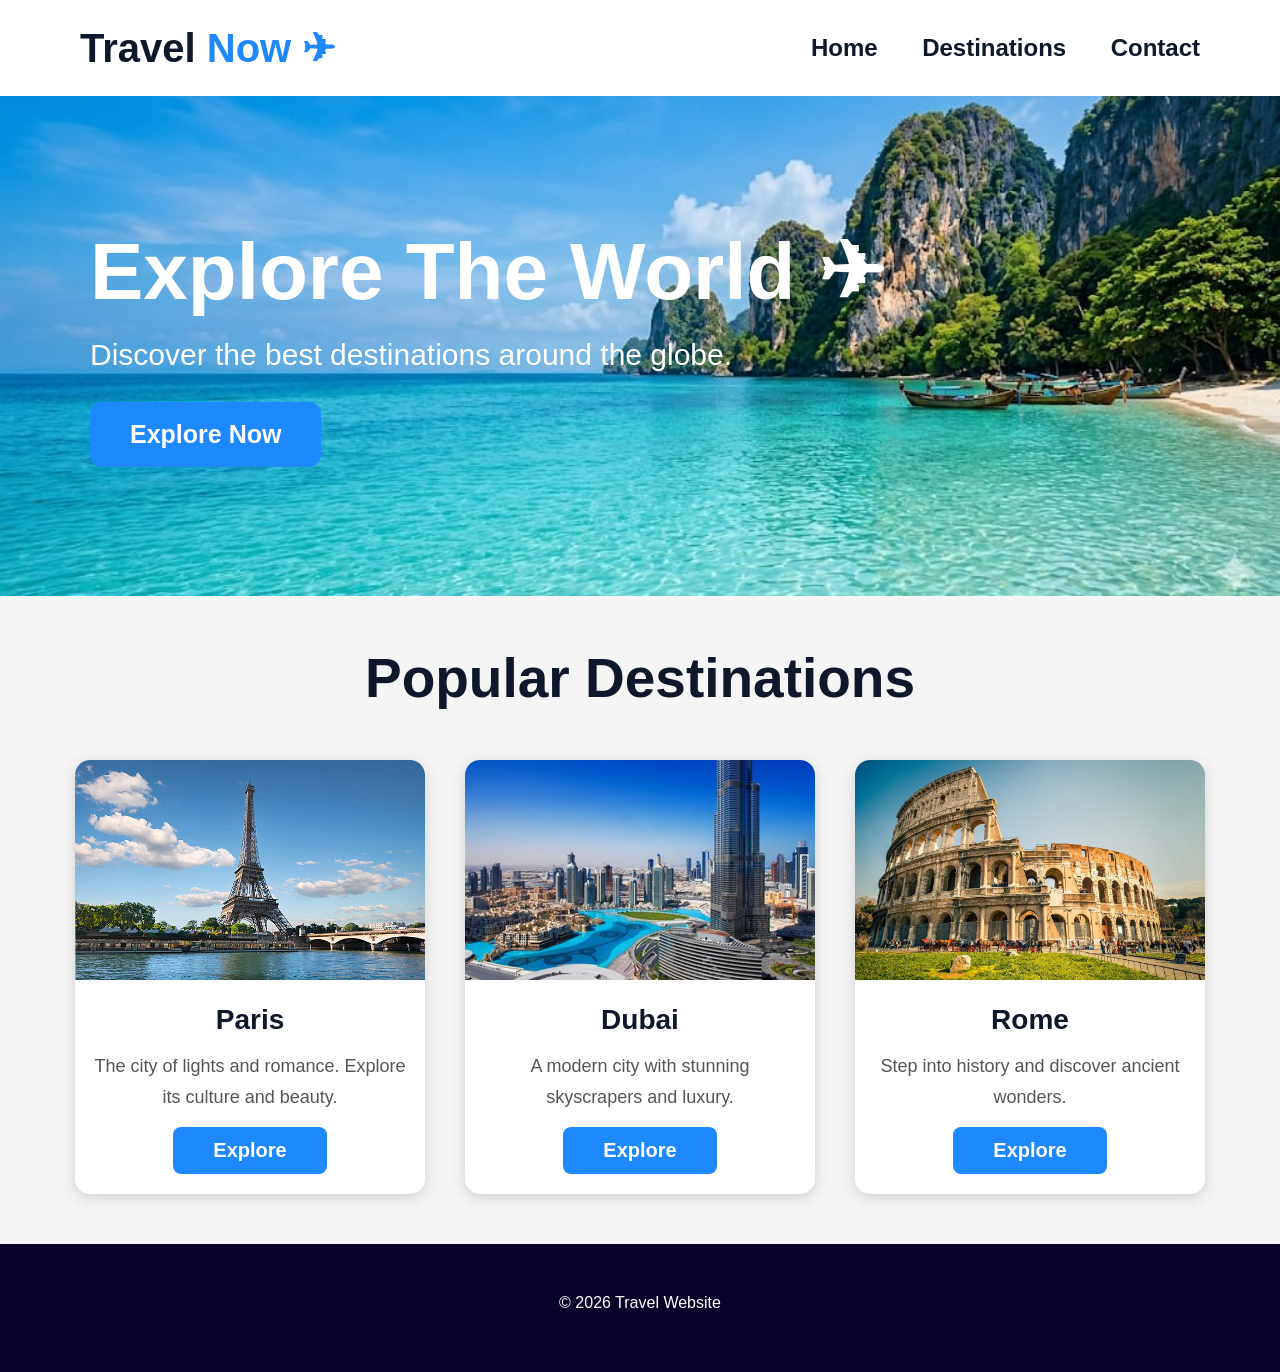
<file: index.html>
<!DOCTYPE html>
<html lang="en">
<head>
    <meta charset="UTF-8">
    <meta name="viewport" content="width=device-width, initial-scale=1.0">
    <title>TravelNow</title>
    <link rel="stylesheet" href="style.css">
</head>
<body>

    <!-- Navbar -->
    <header>
        <div class="logo">
            <h1>Travel<span> Now ✈</span></h1>
        </div>

        <nav>
            <a href="#home">Home</a>
            <a href="#destinations">Destinations</a>
            <a href="Contact.html">Contact</a>
        </nav>
    </header>

    <!-- Hero Section -->
    <section class="hero" id="home">
        <div class="hero-content">
            <h2>Explore The World ✈</h2>
            <p>Discover the best destinations around the globe.</p>
           <a href="#destinations" class="btn">Explore Now</a>
        </div>
    </section>

    <!-- Destinations Section -->
    <section class="destinations" id="destinations">

        <h2>Popular Destinations</h2>

        <div class="cards">

            <!-- Paris -->
            <div class="card">
                <img src="paris.jpg" alt="Paris">
                <h3>Paris </h3>
                <p>
                    The city of lights and romance.
                    Explore its culture and beauty.
                </p>
                  <a href="Explore paris.html">Explore</a>
            </div>

            <!-- Dubai -->
            <div class="card">
                <img src="Dubai.webp" alt="Dubai">
                <h3>Dubai </h3>
                <p>
                    A modern city with stunning
                    skyscrapers and luxury.
                </p>
                 <a href="Explore Dubai.html">Explore</a>
            </div>

            <!-- Rome -->
            <div class="card">
                <img src="Rome.jpg" alt="Rome">
                <h3>Rome </h3>
                <p>
                    Step into history and discover
                    ancient wonders.
                </p>
                <a href="Explore Rome.html">Explore</a>
            </div>

        </div>

    </section>
              
    <!-- Footer -->

        <footer>
        <p>© 2026 Travel Website</p>
    </footer>



</section>

</body>
</html>
</file>
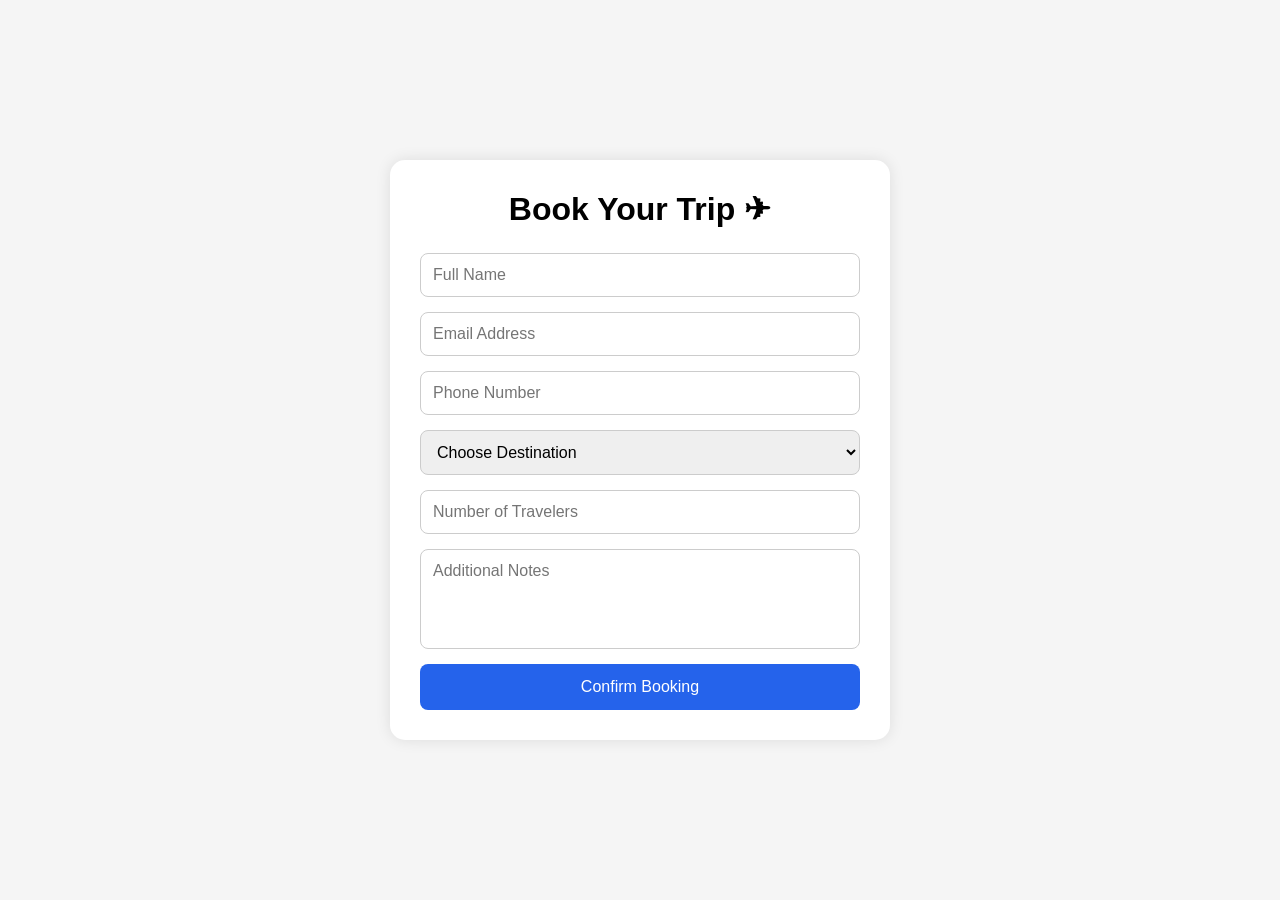
<file: book now.html>
<!DOCTYPE html>
<html lang="en">
<head>
    <meta charset="UTF-8">
    <meta name="viewport" content="width=device-width, initial-scale=1.0">
    <title>Travel Booking</title>
    <link rel="stylesheet" href="booking.css">
</head>
<body>

    <div class="booking-container">

        <h1>Book Your Trip ✈</h1>

        <form>

            <input type="text" placeholder="Full Name" required>

            <input type="email" placeholder="Email Address" required>

            <input type="tel" placeholder="Phone Number" required>

            <select required>
                <option value="">Choose Destination</option>
                <option>Paris</option>
                <option>Dubai</option>
                <option>Rome</option>
            </select>

            <input type="number" placeholder="Number of Travelers" min="1" required>

            <textarea placeholder="Additional Notes"></textarea>

            <button type="submit">Confirm Booking</button>

        </form>

    </div>

</body>
</html>
</file>
<file: style.css>
*{
    margin: 0;
    padding: 0;
    box-sizing: border-box;
    font-family: Arial, sans-serif;
}

html{
    scroll-behavior: smooth;
}

body{
    background-color: #f5f5f5;
}

/* Navbar */

header{
    display: flex;
    justify-content: space-between;
    align-items: center;
    padding: 25px 80px;
    background: white;
}

.logo h1{
    font-size: 40px;
    color: #0f172a;
}

.logo span{
    color: #1e88ff;
}

nav a{
    text-decoration: none;
    margin-left: 40px;
    color: #0f172a;
    font-size: 24px;
    font-weight: bold;
    transition: 0.3s;
}

nav a:hover{
    color: #1e88ff;
}

/* Hero Section */

.hero{
    height: 500px;
    background-image:url(home.jpeg) ;
    background-size: cover;
    background-position: center;
    display: flex;
    align-items: center;
    padding-left: 90px;
}

.hero-content h2{
    font-size: 80px;
    color: white;
    margin-bottom: 20px;
}

.hero-content p{
    font-size: 30px;
    color: white;
    margin-bottom: 30px;
}


.btn :hover{
    background: #0066ff;
}

.btn{
    display: inline-block;
    padding: 18px 40px;
    background: #1e88ff;
    color: white;
    text-decoration: none;
    border-radius: 12px;
    font-size: 25px;
    font-weight: bold;
}


/* Destinations */

.destinations{
    padding: 50px;
    text-align: center;
}

.destinations h2{
    font-size: 55px;
    color: #0f172a;
    margin-bottom: 50px;
}

.cards{
    display: flex;
    justify-content: center;
    gap: 40px;
    flex-wrap: wrap;
}

.card{
    width: 350px;
    background: white;
    border-radius: 15px;
    overflow: hidden;
    box-shadow: 0 4px 15px rgba(0,0,0,.15);
}

.card img{
    width: 100%;
    height: 220px;
    object-fit: cover;
}

.card h3{
    font-size: 28px;
    color: #0f172a;
    margin-top: 20px;
}

.card p{
    font-size: 18px;
    color: #555;
    line-height: 1.7;
    padding: 15px;
}

.card a{
   text-decoration: none;
   display: inline-block;
    margin-bottom: 20px;
    padding: 12px 40px;
    border: none;
    border-radius: 8px;
    background: #1e88ff;
    color: white;
    font-size: 20px;
    font-weight: bold;
    cursor: pointer;
}

.card a:hover{
    background: #0066ff;
}

/* Footer */

footer{
    background-color: #07032b;
    color: white;
    padding: 50px;
    display: flex;
    justify-content: space-around;
    flex-wrap: wrap;
}

footer h2,
footer h3{
    margin-bottom: 15px;
}

footer p{
    margin-bottom: 10px;
}





/* For tablets and small screens */
@media (max-width: 768px) {
    header {
        flex-direction: column;
        padding: 20px 40px;
    }

    .logo h1 {
        font-size: 32px;
    }

    nav {
        margin-top: 20px;
        display: flex;
        flex-direction: column;
    }

    nav a {
        margin: 10px 0;
    }

    .hero {
        height: 350px;
        flex-direction: column;
        justify-content: center;
        padding: 20px;
        text-align: center;
    }

    .hero-content h2 {
        font-size: 50px;
    }

    .hero-content p {
        font-size: 24px;
    }

    .cards {
        flex-direction: column;
        gap: 30px;
    }

    .card {
        width: 100%;
    }

    .card img {
        height: 200px;
    }

    .card h3 {
        font-size: 24px;
    }

    .card p {
        font-size: 16px;
    }

    .card button {
        font-size: 18px;
    }
}

/* For mobile screens */
@media (max-width: 480px) {
    .hero-content h2 {
        font-size: 36px;
    }

    .hero-content p {
        font-size: 18px;
    }

    nav a {
        font-size: 20px;
        margin: 8px 0;
    }

    .hero {
        padding: 15px;
    }

    .cards {
        gap: 20px;
    }
}
</file>
<file: booking.css>
*{
    margin:0;
    padding:0;
    box-sizing:border-box;
    font-family:Arial,sans-serif;
}

body{
    background:#f5f5f5;
    display:flex;
    justify-content:center;
    align-items:center;
    min-height:100vh;
}

.booking-container{
    background:white;
    width:500px;
    padding:30px;
    border-radius:15px;
    box-shadow:0 0 15px rgba(0,0,0,0.1);
}

h1{
    text-align:center;
    margin-bottom:25px;
}

form{
    display:flex;
    flex-direction:column;
    gap:15px;
}

input,
select,
textarea{
    padding:12px;
    border:1px solid #ccc;
    border-radius:8px;
    font-size:16px;
}

textarea{
    resize:none;
    height:100px;
}

button{
    background:#2563eb;
    color:white;
    border:none;
    padding:14px;
    border-radius:8px;
    cursor:pointer;
    font-size:16px;
}

button:hover{
    background:#1d4ed8;
}
</file>
